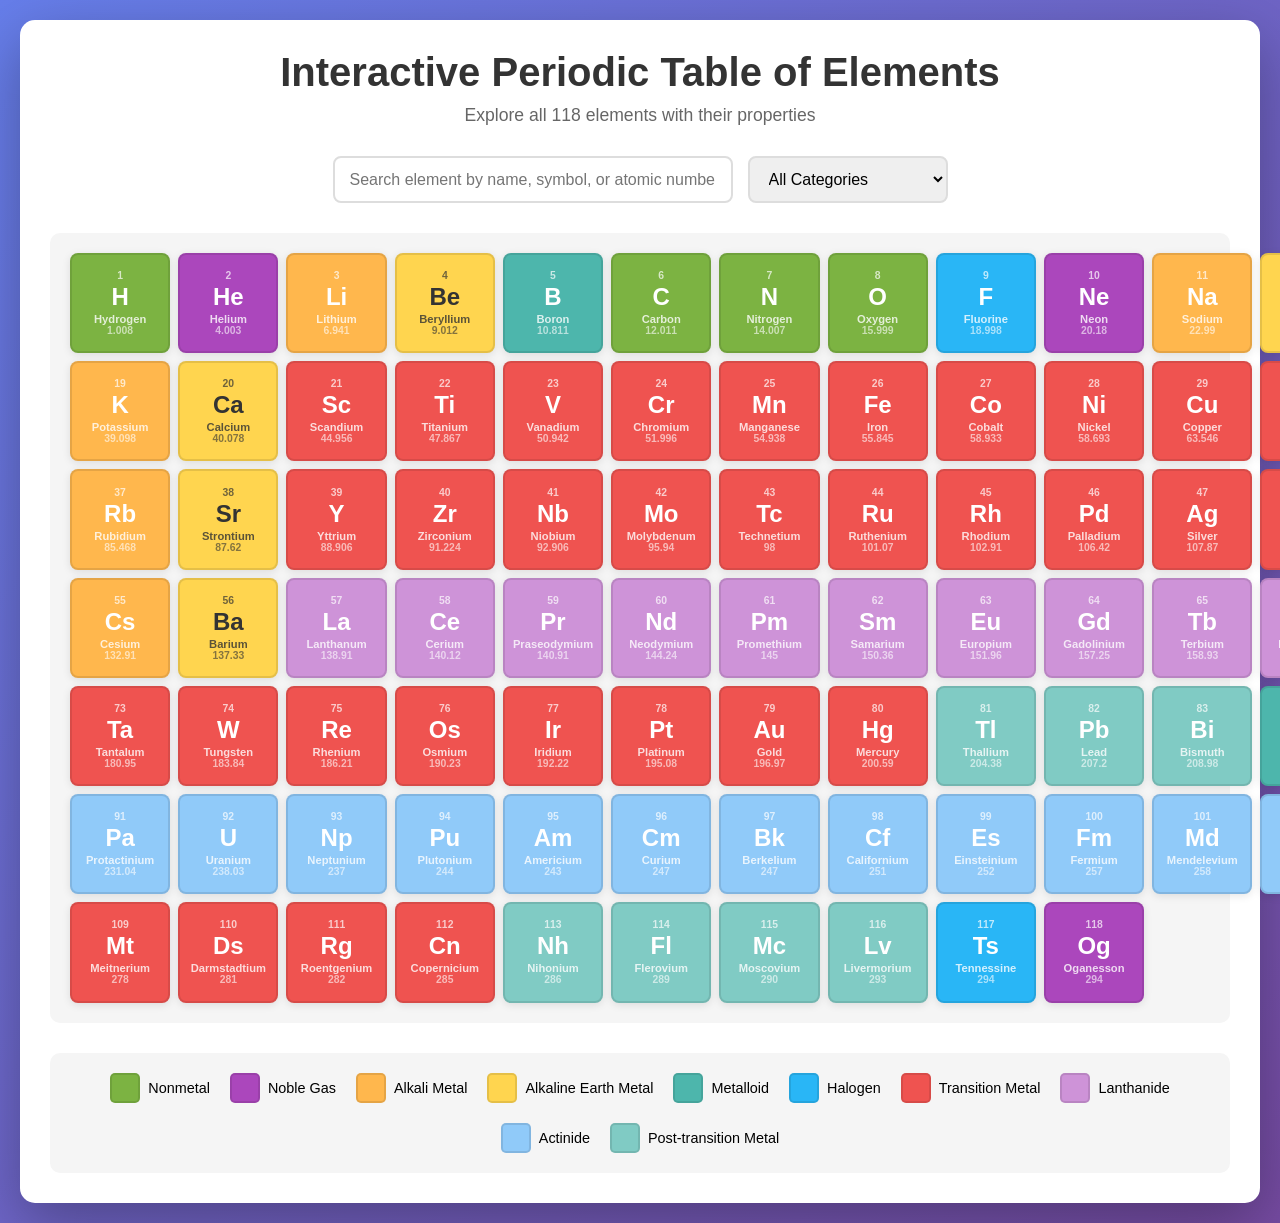
<file: index.html>
<!DOCTYPE html>
<html lang="en">
<head>
    <meta charset="UTF-8">
    <meta name="viewport" content="width=device-width, initial-scale=1.0">
    <title>Interactive Periodic Table of Elements</title>
    <link rel="stylesheet" href="styles.css">
</head>
<body>
    <div class="container">
        <h1>Interactive Periodic Table of Elements</h1>
        <p class="subtitle">Explore all 118 elements with their properties</p>
        
        <div class="controls">
            <input type="text" id="searchInput" placeholder="Search element by name, symbol, or atomic number...">
            <select id="categoryFilter">
                <option value="">All Categories</option>
                <option value="nonmetal">Nonmetal</option>
                <option value="noble-gas">Noble Gas</option>
                <option value="alkali-metal">Alkali Metal</option>
                <option value="alkaline-earth-metal">Alkaline Earth Metal</option>
                <option value="metalloid">Metalloid</option>
                <option value="halogen">Halogen</option>
                <option value="transition-metal">Transition Metal</option>
                <option value="lanthanide">Lanthanide</option>
                <option value="actinide">Actinide</option>
                <option value="post-transition-metal">Post-transition Metal</option>
            </select>
        </div>

        <div class="periodic-table" id="periodicTable"></div>

        <div class="legend">
            <div class="legend-item"><span class="legend-box nonmetal"></span> Nonmetal</div>
            <div class="legend-item"><span class="legend-box noble-gas"></span> Noble Gas</div>
            <div class="legend-item"><span class="legend-box alkali-metal"></span> Alkali Metal</div>
            <div class="legend-item"><span class="legend-box alkaline-earth-metal"></span> Alkaline Earth Metal</div>
            <div class="legend-item"><span class="legend-box metalloid"></span> Metalloid</div>
            <div class="legend-item"><span class="legend-box halogen"></span> Halogen</div>
            <div class="legend-item"><span class="legend-box transition-metal"></span> Transition Metal</div>
            <div class="legend-item"><span class="legend-box lanthanide"></span> Lanthanide</div>
            <div class="legend-item"><span class="legend-box actinide"></span> Actinide</div>
            <div class="legend-item"><span class="legend-box post-transition-metal"></span> Post-transition Metal</div>
        </div>
    </div>

    <div id="modal" class="modal">
        <div class="modal-content">
            <span class="close">&times;</span>
            <div id="elementDetails"></div>
        </div>
    </div>

    <script src="elements.js"></script>
    <script src="script.js"></script>
</body>
</html>
</file>
<file: styles.css>
* {
    margin: 0;
    padding: 0;
    box-sizing: border-box;
}

body {
    font-family: 'Segoe UI', Tahoma, Geneva, Verdana, sans-serif;
    background: linear-gradient(135deg, #667eea 0%, #764ba2 100%);
    min-height: 100vh;
    padding: 20px;
}

.container {
    max-width: 1400px;
    margin: 0 auto;
    background: white;
    border-radius: 15px;
    padding: 30px;
    box-shadow: 0 20px 60px rgba(0, 0, 0, 0.3);
}

h1 {
    text-align: center;
    color: #333;
    margin-bottom: 10px;
    font-size: 2.5em;
}

.subtitle {
    text-align: center;
    color: #666;
    margin-bottom: 30px;
    font-size: 1.1em;
}

.controls {
    display: flex;
    gap: 15px;
    margin-bottom: 30px;
    flex-wrap: wrap;
    justify-content: center;
}

#searchInput, #categoryFilter {
    padding: 12px 15px;
    border: 2px solid #ddd;
    border-radius: 8px;
    font-size: 1em;
    transition: all 0.3s ease;
}

#searchInput {
    flex: 1;
    min-width: 200px;
    max-width: 400px;
}

#searchInput:focus, #categoryFilter:focus {
    outline: none;
    border-color: #667eea;
    box-shadow: 0 0 0 3px rgba(102, 126, 234, 0.1);
}

.periodic-table {
    display: grid;
    grid-template-columns: repeat(18, 1fr);
    gap: 8px;
    margin-bottom: 30px;
    background: #f5f5f5;
    padding: 20px;
    border-radius: 10px;
}

.element {
    aspect-ratio: 1;
    display: flex;
    flex-direction: column;
    justify-content: center;
    align-items: center;
    padding: 8px;
    border-radius: 8px;
    cursor: pointer;
    transition: all 0.3s ease;
    border: 2px solid rgba(0, 0, 0, 0.1);
    font-weight: bold;
    text-align: center;
    box-shadow: 0 2px 8px rgba(0, 0, 0, 0.1);
}

.element:hover {
    transform: translateY(-5px);
    box-shadow: 0 5px 15px rgba(0, 0, 0, 0.2);
}

.element.hidden {
    display: none;
}

.element-number {
    font-size: 0.65em;
    opacity: 0.7;
}

.element-symbol {
    font-size: 1.5em;
    margin: 2px 0;
}

.element-name {
    font-size: 0.7em;
    opacity: 0.8;
}

.element-mass {
    font-size: 0.65em;
    opacity: 0.6;
}

/* Element Category Colors */
.nonmetal {
    background: #7cb342;
    color: white;
}

.noble-gas {
    background: #ab47bc;
    color: white;
}

.alkali-metal {
    background: #ffb74d;
    color: white;
}

.alkaline-earth-metal {
    background: #ffd54f;
    color: #333;
}

.metalloid {
    background: #4db6ac;
    color: white;
}

.halogen {
    background: #29b6f6;
    color: white;
}

.transition-metal {
    background: #ef5350;
    color: white;
}

.lanthanide {
    background: #ce93d8;
    color: white;
}

.actinide {
    background: #90caf9;
    color: white;
}

.post-transition-metal {
    background: #80cbc4;
    color: white;
}

.legend {
    display: flex;
    flex-wrap: wrap;
    gap: 20px;
    justify-content: center;
    padding: 20px;
    background: #f5f5f5;
    border-radius: 10px;
}

.legend-item {
    display: flex;
    align-items: center;
    gap: 8px;
    font-size: 0.9em;
}

.legend-box {
    width: 30px;
    height: 30px;
    border-radius: 5px;
    border: 2px solid rgba(0, 0, 0, 0.1);
}

.legend-box.nonmetal { background: #7cb342; }
.legend-box.noble-gas { background: #ab47bc; }
.legend-box.alkali-metal { background: #ffb74d; }
.legend-box.alkaline-earth-metal { background: #ffd54f; }
.legend-box.metalloid { background: #4db6ac; }
.legend-box.halogen { background: #29b6f6; }
.legend-box.transition-metal { background: #ef5350; }
.legend-box.lanthanide { background: #ce93d8; }
.legend-box.actinide { background: #90caf9; }
.legend-box.post-transition-metal { background: #80cbc4; }

/* Modal Styles */
.modal {
    display: none;
    position: fixed;
    z-index: 1000;
    left: 0;
    top: 0;
    width: 100%;
    height: 100%;
    background: rgba(0, 0, 0, 0.5);
    animation: fadeIn 0.3s ease;
}

.modal.show {
    display: flex;
    justify-content: center;
    align-items: center;
}

@keyframes fadeIn {
    from { opacity: 0; }
    to { opacity: 1; }
}

.modal-content {
    background: white;
    padding: 30px;
    border-radius: 15px;
    max-width: 600px;
    width: 90%;
    max-height: 90vh;
    overflow-y: auto;
    position: relative;
    box-shadow: 0 20px 60px rgba(0, 0, 0, 0.3);
    animation: slideIn 0.3s ease;
}

@keyframes slideIn {
    from {
        transform: translateY(-50px);
        opacity: 0;
    }
    to {
        transform: translateY(0);
        opacity: 1;
    }
}

.close {
    position: absolute;
    right: 20px;
    top: 15px;
    font-size: 2em;
    cursor: pointer;
    color: #999;
    transition: color 0.3s ease;
}

.close:hover {
    color: #333;
}

.element-detail-header {
    display: flex;
    align-items: center;
    gap: 20px;
    margin-bottom: 20px;
    padding-bottom: 20px;
    border-bottom: 2px solid #eee;
}

.element-large {
    font-size: 4em;
    font-weight: bold;
    min-width: 100px;
    text-align: center;
}

.element-title h2 {
    font-size: 2em;
    color: #333;
    margin-bottom: 5px;
}

.element-title p {
    color: #666;
    font-size: 1.1em;
}

.element-properties {
    display: grid;
    grid-template-columns: repeat(auto-fit, minmax(250px, 1fr));
    gap: 15px;
}

.property {
    padding: 12px;
    background: #f5f5f5;
    border-radius: 8px;
    border-left: 4px solid #667eea;
}

.property-label {
    font-size: 0.85em;
    color: #666;
    text-transform: uppercase;
    letter-spacing: 0.5px;
    margin-bottom: 5px;
}

.property-value {
    font-size: 1.1em;
    font-weight: bold;
    color: #333;
}

@media (max-width: 1024px) {
    .periodic-table {
        grid-template-columns: repeat(12, 1fr);
    }
}

@media (max-width: 768px) {
    .container {
        padding: 15px;
    }

    h1 {
        font-size: 1.8em;
    }

    .periodic-table {
        grid-template-columns: repeat(8, 1fr);
        gap: 5px;
    }

    .controls {
        flex-direction: column;
    }

    #searchInput {
        max-width: 100%;
    }

    .element {
        padding: 4px;
    }

    .element-symbol {
        font-size: 1.2em;
    }

    .element-name {
        font-size: 0.6em;
    }
}

@media (max-width: 480px) {
    .periodic-table {
        grid-template-columns: repeat(6, 1fr);
        gap: 3px;
    }

    .element {
        padding: 2px;
    }

    .element-number, .element-name, .element-mass {
        font-size: 0.5em;
    }

    .element-symbol {
        font-size: 0.9em;
    }
}
</file>
